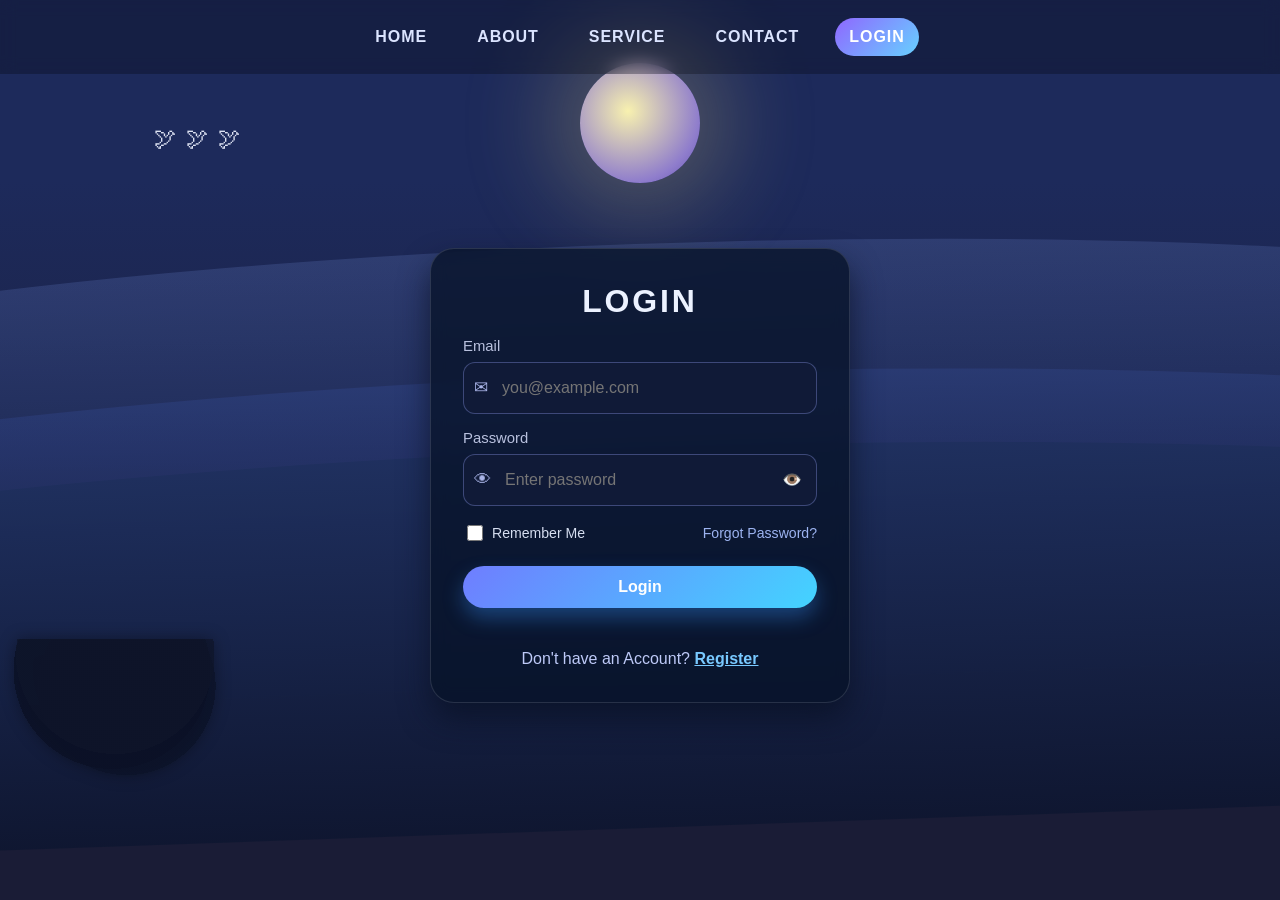
<file: index.html>
<!DOCTYPE html>
<html lang="en">
<head>
    <meta charset="UTF-8">
    <meta name="viewport" content="width=device-width, initial-scale=1.0">
    <title>Login</title>
    <link rel="stylesheet" href="style.css">
</head>
<body>
    <div class="scene">
        <div class="sun-moon"></div>
        <div class="mountains">
            <div class="mountain mountain-far"></div>
            <div class="mountain mountain-mid"></div>
            <div class="mountain mountain-near"></div>
        </div>
        <div class="trees"></div>
        <div class="birds">
            <span>🕊</span>
            <span>🕊</span>
            <span>🕊</span>
        </div>
    </div>

    <header class="top-nav">
        <nav>
            <a href="#" class="nav-link">HOME</a>
            <a href="#" class="nav-link">ABOUT</a>
            <a href="#" class="nav-link">SERVICE</a>
            <a href="#" class="nav-link">CONTACT</a>
            <a href="#" class="nav-link login-button">LOGIN</a>
        </nav>
    </header>

    <main class="card">
        <div class="login-panel">
            <h1>LOGIN</h1>
            <form id="loginForm">
                <div class="field-group">
                    <label for="email">Email</label>
                    <div class="input-icon-wrapper">
                        <span class="icon">✉</span>
                        <input type="email" id="email" name="email" placeholder="you@example.com" required>
                    </div>
                </div>

                <div class="field-group">
                    <label for="password">Password</label>
                    <div class="input-icon-wrapper">
                        <span class="icon">👁</span>
                        <input type="password" id="password" name="password" placeholder="Enter password" required>
                        <button type="button" id="togglePassword" aria-label="Show password">👁️</button>
                    </div>
                </div>

                <div class="form-row">
                    <label class="remember">
                        <input type="checkbox" id="remember" name="remember">
                        Remember Me
                    </label>
                    <a href="#" class="forgot">Forgot Password?</a>
                </div>

                <button type="submit" class="submit-btn">Login</button>

                <div id="message" class="message"></div>

                <p class="signup-line">
                    Don't have an Account? <a href="registration.html">Register</a>
                </p>
            </form>
        </div>
    </main>

    <script src="script.js"></script>
</body>
</html>
</file>
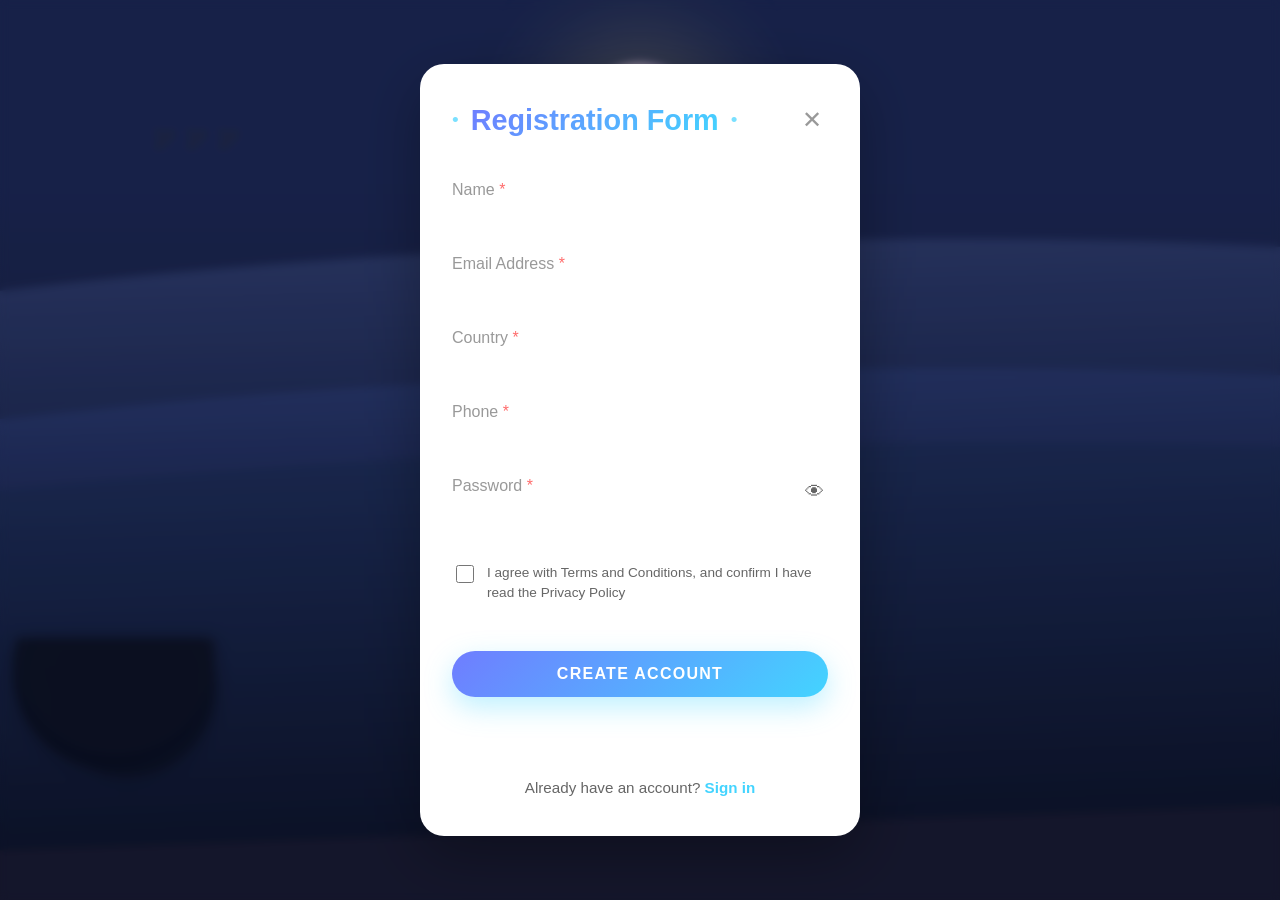
<file: registration.html>
<!DOCTYPE html>
<html lang="en">

<head>
    <meta charset="UTF-8">
    <meta name="viewport" content="width=device-width, initial-scale=1.0">
    <title>Registration</title>
    <link rel="stylesheet" href="style.css">
</head>

<body class="registration-page">
    <div class="scene">
        <div class="sun-moon"></div>
        <div class="mountains">
            <div class="mountain mountain-far"></div>
            <div class="mountain mountain-mid"></div>
            <div class="mountain mountain-near"></div>
        </div>
        <div class="trees"></div>
        <div class="birds">
            <span>🕊</span>
            <span>🕊</span>
            <span>🕊</span>
        </div>
    </div>

    <div class="modal-overlay">
        <div class="registration-modal">
            <div class="modal-header">
                <div class="header-content">
                    <span class="dot">•</span>
                    <h1>Registration Form</h1>
                    <span class="dot">•</span>
                </div>
                <button class="close-btn" onclick="window.location.href='index.html'">✕</button>
            </div>

            <form id="registrationForm" class="registration-form">
                <div class="form-field">
                    <input type="text" id="name" name="name" placeholder=" " required>
                    <label for="name">Name <span class="required">*</span></label>
                    <div class="underline"></div>
                </div>

                <div class="form-field">
                    <input type="email" id="email" name="email" placeholder=" " required>
                    <label for="email">Email address <span class="required">*</span></label>
                    <div class="underline"></div>
                </div>

                <div class="form-field">
                    <input type="text" id="country" name="country" placeholder=" " required>
                    <label for="country">Country <span class="required">*</span></label>
                    <div class="underline"></div>
                </div>

                <div class="form-field">
                    <input type="tel" id="phone" name="phone" placeholder=" " required>
                    <label for="phone">Phone <span class="required">*</span></label>
                    <div class="underline"></div>
                </div>

                <div class="form-field password-field">
                    <input type="password" id="password" name="password" placeholder=" " required>
                    <label for="password">Password <span class="required">*</span></label>
                    <button type="button" class="toggle-password" id="togglePin">👁</button>
                    <div class="underline"></div>
                </div>

                <div class="checkbox-group">
                    <input type="checkbox" id="terms" name="terms" required>
                    <label for="terms" class="terms-label">I agree with Terms and Conditions, and confirm I have read the Privacy Policy</label>
                </div>

                <button type="submit" class="create-account-btn">CREATE ACCOUNT</button>

                <div id="message" class="message"></div>

                <div class="signin-footer">
                    Already have an account? <a href="index.html" class="signin-link">Sign in</a>
                </div>
            </form>
        </div>
    </div>

    <script src="script.js"></script>
</body>

</html>
</file>
<file: style.css>
* {
    box-sizing: border-box;
}

body {
    margin: 0;
    font-family: 'Inter', 'Segoe UI', Roboto, Helvetica, Arial, sans-serif;
    color: #eef2ff;
    min-height: 100vh;
    background: linear-gradient(180deg, #1a2a52 0%, #090d1c 70%);
    overflow: hidden;
}

.scene {
    position: fixed;
    inset: 0;
    z-index: -2;
    background: linear-gradient(180deg, #1d2a5b 20%, #1a1c36 80%);
}

.sun-moon {
    position: absolute;
    top: 7%;
    left: 50%;
    width: 120px;
    height: 120px;
    border-radius: 50%;
    background: radial-gradient(circle at 40% 40%, #f8f1af, #8f7dcc 70%, #5f4dae 100%);
    transform: translateX(-50%);
    box-shadow: 0 0 90px 28px rgba(240, 217, 119, 0.26);
}

.mountains {
    position: absolute;
    inset: 0;
    pointer-events: none;
}

.mountain {
    position: absolute;
    left: 50%;
    transform: translateX(-50%) rotate(-2deg);
    border-radius: 50% 50% 0 0;
}

.mountain-far {
    bottom: 44%;
    width: 170%;
    height: 260px;
    background: linear-gradient(180deg, #3e4f88, #1a2a5b);
    opacity: 0.55;
    z-index: -1;
}

.mountain-mid {
    bottom: 24%;
    width: 190%;
    height: 310px;
    background: linear-gradient(180deg, #2d3e7b, #151c3b);
    opacity: 0.7;
    z-index: -1;
}

.mountain-near {
    bottom: 8%;
    width: 220%;
    height: 380px;
    background: linear-gradient(180deg, #1f305f, #0f1731);
    opacity: 0.94;
    z-index: -1;
}

.trees {
    position: absolute;
    bottom: -6%;
    left: 0;
    right: 0;
    height: 35%;
    background-image: radial-gradient(circle at 45% 5%, rgba(15, 21, 42, 0.75) 30%, transparent 30%),
                      radial-gradient(circle at 35% 10%, rgba(11, 17, 38, 0.85) 28%, transparent 28%),
                      radial-gradient(circle at 55% 15%, rgba(12, 19, 41, 0.82) 30%, transparent 30%);
    background-size: 20% 100%, 25% 100%, 18% 100%;
    background-repeat: no-repeat;
    z-index: -1;
    filter: drop-shadow(0 0 8px rgba(0, 0, 0, 0.38));
}

.birds {
    position: absolute;
    top: 14%;
    left: 12%;
    display: flex;
    gap: 10px;
    font-size: 1.4rem;
    opacity: 0.92;
    animation: flight 10s ease-in-out infinite;
}

.birds span {
    transform: translateY(0px);
}

@keyframes flight {
    0%, 100% { transform: translateX(0) translateY(0); }
    50% { transform: translateX(22px) translateY(-12px); }
}

.top-nav {
    position: absolute;
    top: 0;
    width: 100%;
    padding: 18px 40px;
    display: flex;
    justify-content: center;
    background: rgba(0, 0, 0, 0.25);
    backdrop-filter: blur(8px);
    z-index: 5;
}

.top-nav nav {
    display: flex;
    align-items: center;
    gap: 22px;
}

.nav-link {
    color: #dbe4ff;
    text-decoration: none;
    font-weight: 600;
    letter-spacing: 0.06em;
    padding: 10px 14px;
    border-radius: 999px;
    transition: all 0.25s ease;
}

.nav-link:hover {
    color: #fff;
    background: rgba(255, 255, 255, 0.12);
}

.login-button {
    background: linear-gradient(135deg, #8f67ff, #67d1ff);
    color: #fff;
}

main.card {
    position: relative;
    z-index: 10;
    min-height: 100vh;
    display: grid;
    place-items: center;
    padding: 90px 20px 40px;
}

.login-panel {
    width: min(90vw, 420px);
    border-radius: 24px;
    background: rgba(7, 18, 40, 0.78);
    border: 1px solid rgba(245, 247, 255, 0.13);
    box-shadow: 0 16px 30px rgba(10, 17, 37, 0.75);
    padding: 34px 32px;
    backdrop-filter: blur(8px);
}

.login-panel h1 {
    margin: 0 0 18px;
    font-size: 2rem;
    letter-spacing: 0.09em;
    text-align: center;
    color: #ecf2ff;
}

.field-group {
    margin-bottom: 16px;
}

.field-group label {
    display: block;
    margin-bottom: 8px;
    font-size: 0.93rem;
    color: #b9c1de;
}

.input-icon-wrapper {
    display: grid;
    grid-template-columns: auto 1fr auto;
    align-items: center;
    gap: 10px;
    background: rgba(18, 27, 56, 0.9);
    border: 1px solid rgba(115, 132, 203, 0.45);
    border-radius: 12px;
    padding: 8px 10px;
}

.input-icon-wrapper .icon {
    font-size: 1.08rem;
    color: #a9b4e7;
}

.input-icon-wrapper input {
    border: none;
    background: transparent;
    color: #edf2ff;
    padding: 8px 4px;
    outline: none;
    font-size: 1rem;
    width: 100%;
}

.input-icon-wrapper button {
    border: none;
    background: transparent;
    color: #a9b4e7;
    cursor: pointer;
    font-size: 1rem;
    padding: 4px;
    border-radius: 8px;
}

.input-icon-wrapper button:hover {
    background-color: rgba(255, 255, 255, 0.1);
}

.form-row {
    display: flex;
    justify-content: space-between;
    align-items: center;
    font-size: 0.88rem;
    margin-bottom: 22px;
}

.remember {
    display: inline-flex;
    align-items: center;
    gap: 6px;
    color: #d6def0;
    user-select: none;
}

.remember input {
    width: 16px;
    height: 16px;
    accent-color: #68d9ff;
}

.forgot {
    color: #9db4f1;
    text-decoration: none;
}

.forgot:hover {
    text-decoration: underline;
}

.submit-btn {
    width: 100%;
    background: linear-gradient(135deg, #6f7dff, #43d4ff);
    border: none;
    color: white;
    font-size: 1rem;
    font-weight: 700;
    border-radius: 999px;
    padding: 12px 0;
    cursor: pointer;
    box-shadow: 0 10px 20px rgba(54, 150, 255, 0.35);
    transition: transform 0.2s ease, box-shadow 0.2s ease;
}

.submit-btn:hover {
    transform: translateY(-1px);
    box-shadow: 0 13px 22px rgba(54, 150, 255, 0.5);
}

.message {
    min-height: 22px;
    margin-top: 12px;
    text-align: center;
    font-size: 0.95rem;
    font-weight: 600;
}

.signup-line {
    margin: 18px 0 0;
    color: #becaf8;
    text-align: center;
}

.signup-line a {
    color: #79c9ff;
    font-weight: 700;
}

.signup-line a:hover {
    text-decoration: underline;
}

@media (max-width: 480px) {
    .top-nav {
        padding: 12px 16px;
    }

    .nav-link {
        font-size: 0.8rem;
        padding: 8px 10px;
    }

    .bird {
        display: none;
    }

    .login-panel {
        padding: 28px 18px;
    }
}


/* ========== REGISTRATION MODAL STYLES ========== */

body.registration-page {
    background: linear-gradient(180deg, #1a2a52 0%, #090d1c 70%);
    color: #333;
    min-height: 100vh;
    margin: 0;
    overflow: auto;
}

.modal-overlay {
    position: fixed;
    top: 0;
    left: 0;
    right: 0;
    bottom: 0;
    display: flex;
    align-items: center;
    justify-content: center;
    padding: 20px;
    background: rgba(0, 0, 0, 0.2);
    backdrop-filter: blur(4px);
    z-index: 100;
}

.registration-modal {
    width: min(90vw, 440px);
    background: white;
    border-radius: 24px;
    box-shadow: 0 20px 60px rgba(0, 0, 0, 0.3);
    padding: 40px 32px;
    animation: slideUp 0.35s ease-out;
}

@keyframes slideUp {
    from {
        opacity: 0;
        transform: translateY(30px);
    }
    to {
        opacity: 1;
        transform: translateY(0);
    }
}

.modal-header {
    display: flex;
    justify-content: space-between;
    align-items: center;
    margin-bottom: 32px;
    position: relative;
}

.header-content {
    display: flex;
    align-items: center;
    gap: 12px;
    flex: 1;
}

.modal-header h1 {
    margin: 0;
    font-size: 1.8rem;
    font-weight: 800;
    background: linear-gradient(135deg, #6f7dff, #43d4ff);
    -webkit-background-clip: text;
    -webkit-text-fill-color: transparent;
    background-clip: text;
}

.dot {
    font-size: 1.2rem;
    color: #43d4ff;
    opacity: 0.7;
}

.close-btn {
    background: none;
    border: none;
    font-size: 1.5rem;
    color: #999;
    cursor: pointer;
    padding: 0;
    width: 32px;
    height: 32px;
    display: flex;
    align-items: center;
    justify-content: center;
    border-radius: 50%;
    transition: all 0.3s ease;
}

.close-btn:hover {
    background-color: #f5f5f5;
    color: #333;
}

.registration-form {
    display: flex;
    flex-direction: column;
    gap: 20px;
}

.form-field {
    position: relative;
    padding-top: 12px;
}

.form-field input {
    width: 100%;
    border: none;
    background: transparent;
    padding: 12px 0;
    font-size: 1rem;
    color: #333;
    outline: none;
    transition: all 0.3s ease;
}

.form-field input::placeholder {
    color: transparent;
}

.form-field label {
    position: absolute;
    top: 12px;
    left: 0;
    font-size: 1rem;
    color: #999;
    transition: all 0.3s ease;
    pointer-events: none;
    text-transform: capitalize;
}

.form-field input:focus ~ label,
.form-field input:not(:placeholder-shown) ~ label {
    top: -8px;
    font-size: 0.85rem;
    color: #43d4ff;
    font-weight: 600;
}

.underline {
    position: absolute;
    bottom: 0;
    left: 0;
    width: 100%;
    height: 2px;
    background: linear-gradient(90deg, #6f7dff, #43d4ff);
    opacity: 0;
    transition: opacity 0.3s ease;
}

.form-field input:focus ~ .underline {
    opacity: 1;
}

.form-field input:not(:placeholder-shown) ~ .underline {
    opacity: 0.6;
}

.required {
    color: #ff6b6b;
}

.password-field {
    position: relative;
}

.toggle-password {
    position: absolute;
    right: 0;
    bottom: 12px;
    background: none;
    border: none;
    font-size: 1.2rem;
    cursor: pointer;
    padding: 4px;
    opacity: 0.6;
    transition: opacity 0.3s ease;
}

.toggle-password:hover {
    opacity: 1;
}

.checkbox-group {
    display: flex;
    align-items: flex-start;
    gap: 10px;
    margin: 12px 0 8px;
    padding: 12px 0;
}

.checkbox-group input[type="checkbox"] {
    width: 18px;
    height: 18px;
    margin-top: 2px;
    cursor: pointer;
    accent-color: #43d4ff;
    flex-shrink: 0;
}

.terms-label {
    font-size: 0.85rem;
    color: #666;
    line-height: 1.5;
    cursor: pointer;
}

.create-account-btn {
    width: 100%;
    padding: 14px;
    margin-top: 8px;
    font-size: 1rem;
    font-weight: 700;
    letter-spacing: 0.08em;
    color: white;
    background: linear-gradient(135deg, #6f7dff, #43d4ff);
    border: none;
    border-radius: 999px;
    cursor: pointer;
    box-shadow: 0 10px 28px rgba(67, 212, 255, 0.35);
    transition: transform 0.2s ease, box-shadow 0.2s ease;
}

.create-account-btn:hover {
    transform: translateY(-2px);
    box-shadow: 0 14px 36px rgba(67, 212, 255, 0.5);
}

.create-account-btn:active {
    transform: translateY(0);
}

.message {
    min-height: 24px;
    text-align: center;
    font-size: 0.95rem;
    font-weight: 600;
    margin: 0;
}

.message.error {
    color: #ff6b6b;
}

.message.success {
    color: #51cf66;
}

.signin-footer {
    text-align: center;
    margin-top: 18px;
    font-size: 0.95rem;
    color: #666;
}

.signin-link {
    color: #43d4ff;
    text-decoration: none;
    font-weight: 700;
    transition: all 0.3s ease;
}

.signin-link:hover {
    color: #68d9ff;
    text-decoration: underline;
}

@media (max-width: 480px) {
    .registration-modal {
        padding: 28px 20px;
        border-radius: 20px;
    }

    .modal-header h1 {
        font-size: 1.4rem;
    }

    .registration-form {
        gap: 16px;
    }

    .form-field {
        padding-top: 10px;
    }
}
</file>
